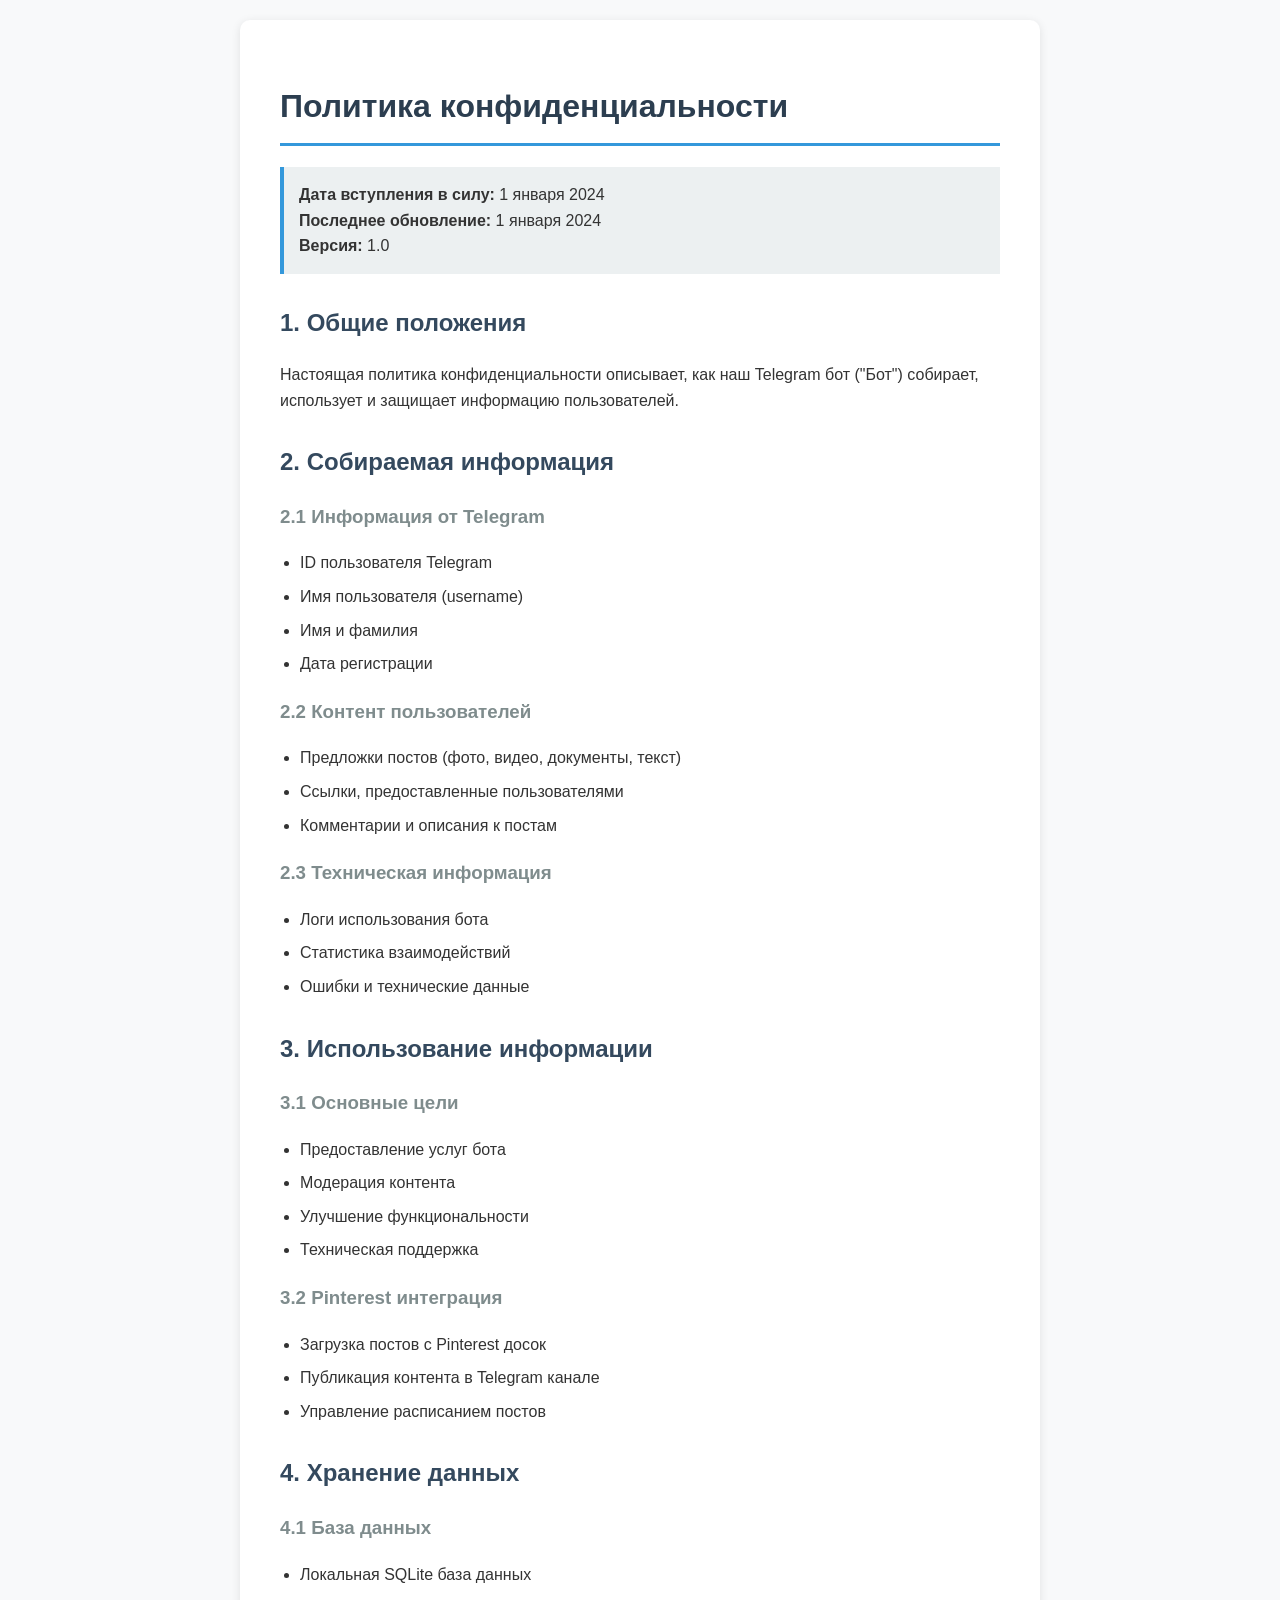
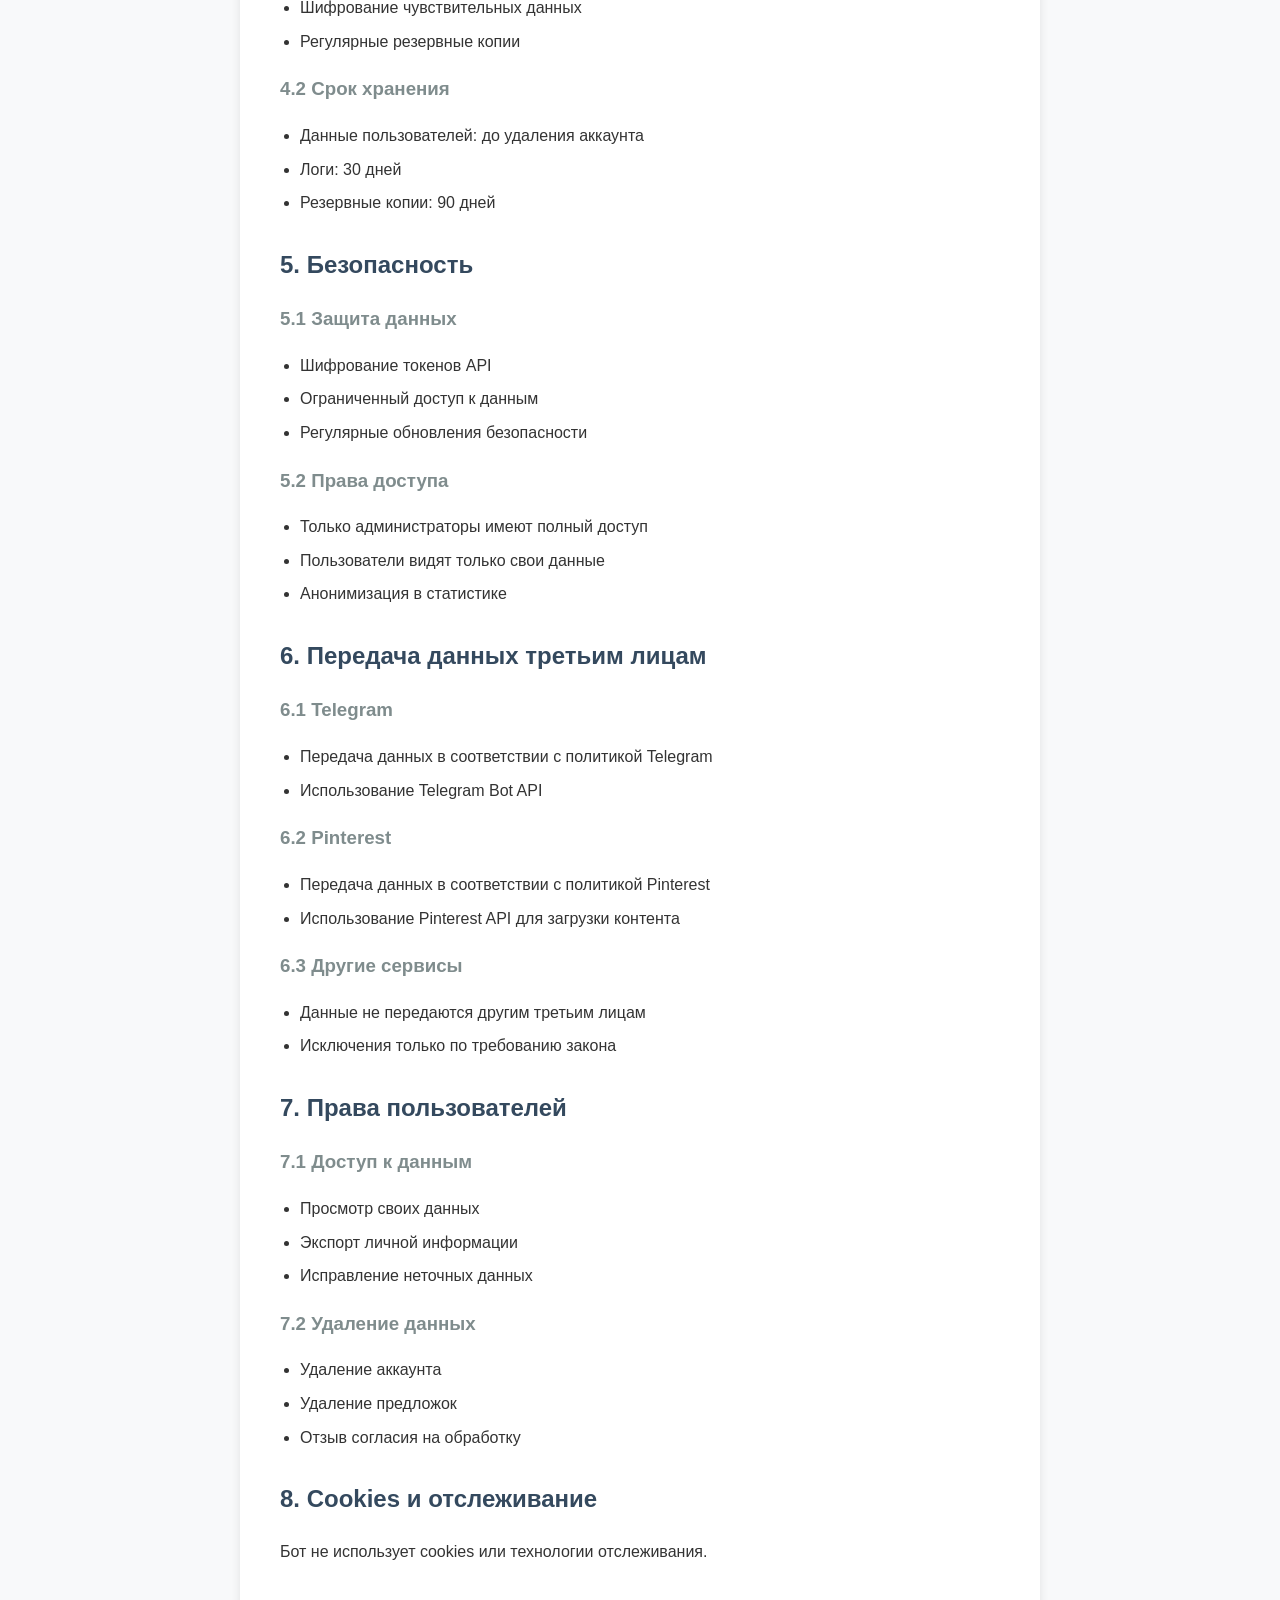
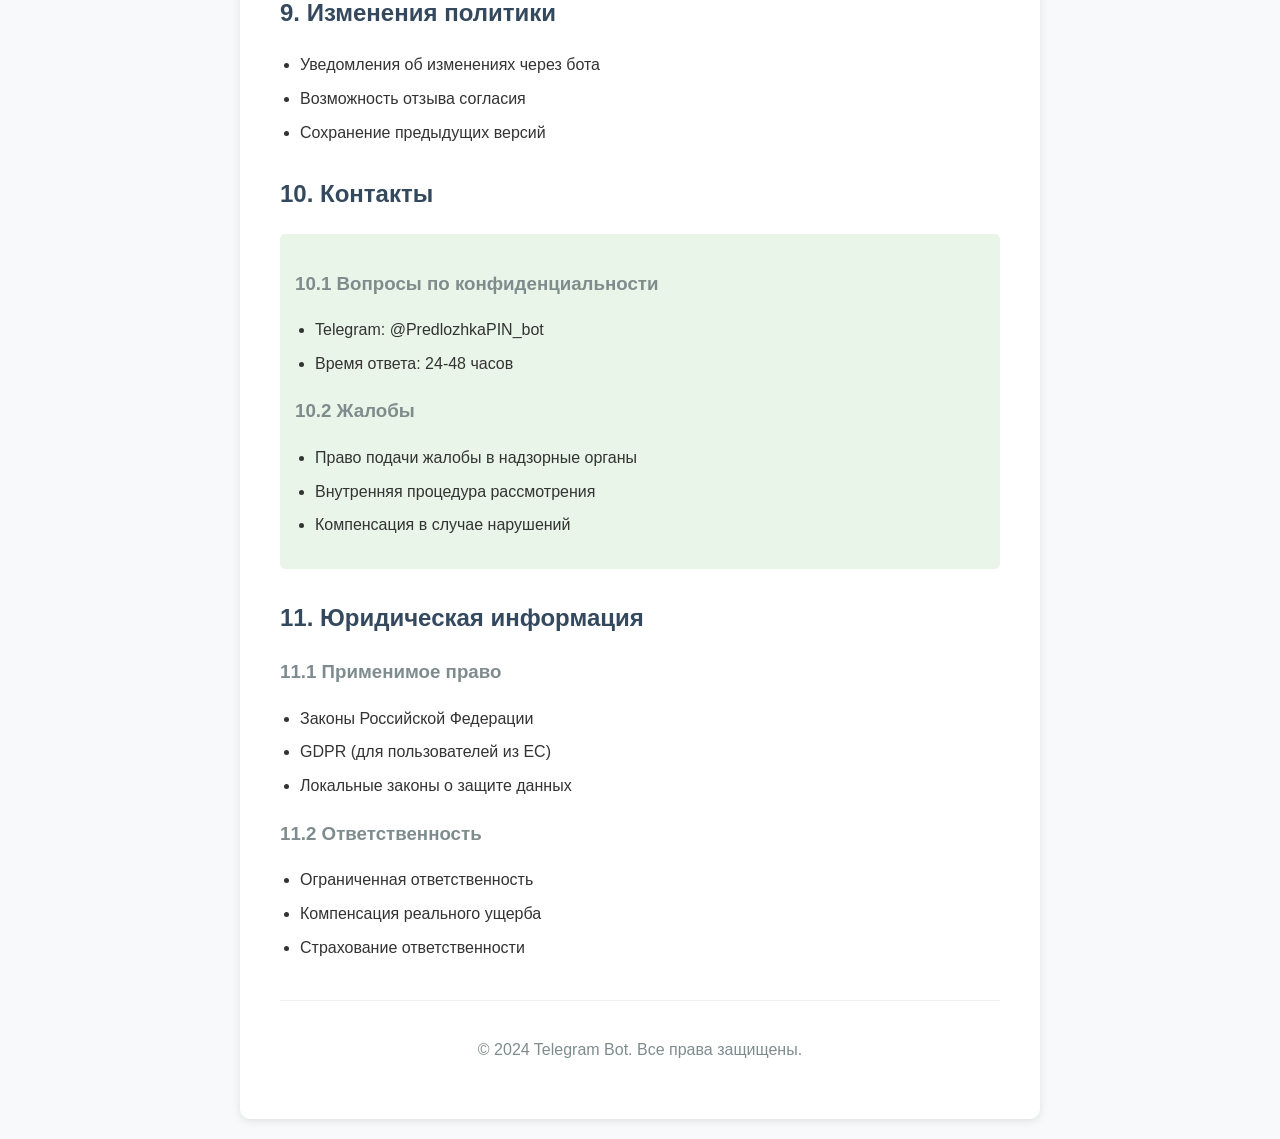
<file: privacy_policy.html>
<!DOCTYPE html>
<html lang="ru">
<head>
    <meta charset="UTF-8">
    <meta name="viewport" content="width=device-width, initial-scale=1.0">
    <title>Политика конфиденциальности - Telegram Bot</title>
    <style>
        body {
            font-family: -apple-system, BlinkMacSystemFont, 'Segoe UI', Roboto, sans-serif;
            line-height: 1.6;
            max-width: 800px;
            margin: 0 auto;
            padding: 20px;
            color: #333;
            background-color: #f8f9fa;
        }
        .container {
            background: white;
            padding: 40px;
            border-radius: 10px;
            box-shadow: 0 2px 10px rgba(0,0,0,0.1);
        }
        h1 {
            color: #2c3e50;
            border-bottom: 3px solid #3498db;
            padding-bottom: 10px;
        }
        h2 {
            color: #34495e;
            margin-top: 30px;
        }
        h3 {
            color: #7f8c8d;
            margin-top: 20px;
        }
        ul {
            padding-left: 20px;
        }
        li {
            margin-bottom: 8px;
        }
        .highlight {
            background-color: #ecf0f1;
            padding: 15px;
            border-left: 4px solid #3498db;
            margin: 20px 0;
        }
        .footer {
            margin-top: 40px;
            padding-top: 20px;
            border-top: 1px solid #ecf0f1;
            text-align: center;
            color: #7f8c8d;
        }
        .contact {
            background-color: #e8f5e8;
            padding: 15px;
            border-radius: 5px;
            margin: 20px 0;
        }
    </style>
</head>
<body>
    <div class="container">
        <h1>Политика конфиденциальности</h1>
        
        <div class="highlight">
            <strong>Дата вступления в силу:</strong> 1 января 2024<br>
            <strong>Последнее обновление:</strong> 1 января 2024<br>
            <strong>Версия:</strong> 1.0
        </div>

        <h2>1. Общие положения</h2>
        <p>Настоящая политика конфиденциальности описывает, как наш Telegram бот ("Бот") собирает, использует и защищает информацию пользователей.</p>

        <h2>2. Собираемая информация</h2>
        
        <h3>2.1 Информация от Telegram</h3>
        <ul>
            <li>ID пользователя Telegram</li>
            <li>Имя пользователя (username)</li>
            <li>Имя и фамилия</li>
            <li>Дата регистрации</li>
        </ul>

        <h3>2.2 Контент пользователей</h3>
        <ul>
            <li>Предложки постов (фото, видео, документы, текст)</li>
            <li>Ссылки, предоставленные пользователями</li>
            <li>Комментарии и описания к постам</li>
        </ul>

        <h3>2.3 Техническая информация</h3>
        <ul>
            <li>Логи использования бота</li>
            <li>Статистика взаимодействий</li>
            <li>Ошибки и технические данные</li>
        </ul>

        <h2>3. Использование информации</h2>
        
        <h3>3.1 Основные цели</h3>
        <ul>
            <li>Предоставление услуг бота</li>
            <li>Модерация контента</li>
            <li>Улучшение функциональности</li>
            <li>Техническая поддержка</li>
        </ul>

        <h3>3.2 Pinterest интеграция</h3>
        <ul>
            <li>Загрузка постов с Pinterest досок</li>
            <li>Публикация контента в Telegram канале</li>
            <li>Управление расписанием постов</li>
        </ul>

        <h2>4. Хранение данных</h2>
        
        <h3>4.1 База данных</h3>
        <ul>
            <li>Локальная SQLite база данных</li>
            <li>Шифрование чувствительных данных</li>
            <li>Регулярные резервные копии</li>
        </ul>

        <h3>4.2 Срок хранения</h3>
        <ul>
            <li>Данные пользователей: до удаления аккаунта</li>
            <li>Логи: 30 дней</li>
            <li>Резервные копии: 90 дней</li>
        </ul>

        <h2>5. Безопасность</h2>
        
        <h3>5.1 Защита данных</h3>
        <ul>
            <li>Шифрование токенов API</li>
            <li>Ограниченный доступ к данным</li>
            <li>Регулярные обновления безопасности</li>
        </ul>

        <h3>5.2 Права доступа</h3>
        <ul>
            <li>Только администраторы имеют полный доступ</li>
            <li>Пользователи видят только свои данные</li>
            <li>Анонимизация в статистике</li>
        </ul>

        <h2>6. Передача данных третьим лицам</h2>
        
        <h3>6.1 Telegram</h3>
        <ul>
            <li>Передача данных в соответствии с политикой Telegram</li>
            <li>Использование Telegram Bot API</li>
        </ul>

        <h3>6.2 Pinterest</h3>
        <ul>
            <li>Передача данных в соответствии с политикой Pinterest</li>
            <li>Использование Pinterest API для загрузки контента</li>
        </ul>

        <h3>6.3 Другие сервисы</h3>
        <ul>
            <li>Данные не передаются другим третьим лицам</li>
            <li>Исключения только по требованию закона</li>
        </ul>

        <h2>7. Права пользователей</h2>
        
        <h3>7.1 Доступ к данным</h3>
        <ul>
            <li>Просмотр своих данных</li>
            <li>Экспорт личной информации</li>
            <li>Исправление неточных данных</li>
        </ul>

        <h3>7.2 Удаление данных</h3>
        <ul>
            <li>Удаление аккаунта</li>
            <li>Удаление предложок</li>
            <li>Отзыв согласия на обработку</li>
        </ul>

        <h2>8. Cookies и отслеживание</h2>
        <p>Бот не использует cookies или технологии отслеживания.</p>

        <h2>9. Изменения политики</h2>
        <ul>
            <li>Уведомления об изменениях через бота</li>
            <li>Возможность отзыва согласия</li>
            <li>Сохранение предыдущих версий</li>
        </ul>

        <h2>10. Контакты</h2>
        
        <div class="contact">
            <h3>10.1 Вопросы по конфиденциальности</h3>
            <ul>
                <li>Telegram: @PredlozhkaPIN_bot</li>
                <li>Время ответа: 24-48 часов</li>
            </ul>

            <h3>10.2 Жалобы</h3>
            <ul>
                <li>Право подачи жалобы в надзорные органы</li>
                <li>Внутренняя процедура рассмотрения</li>
                <li>Компенсация в случае нарушений</li>
            </ul>
        </div>

        <h2>11. Юридическая информация</h2>
        
        <h3>11.1 Применимое право</h3>
        <ul>
            <li>Законы Российской Федерации</li>
            <li>GDPR (для пользователей из ЕС)</li>
            <li>Локальные законы о защите данных</li>
        </ul>

        <h3>11.2 Ответственность</h3>
        <ul>
            <li>Ограниченная ответственность</li>
            <li>Компенсация реального ущерба</li>
            <li>Страхование ответственности</li>
        </ul>

        <div class="footer">
            <p>© 2024 Telegram Bot. Все права защищены.</p>
        </div>
    </div>
</body>
</html>
</file>
